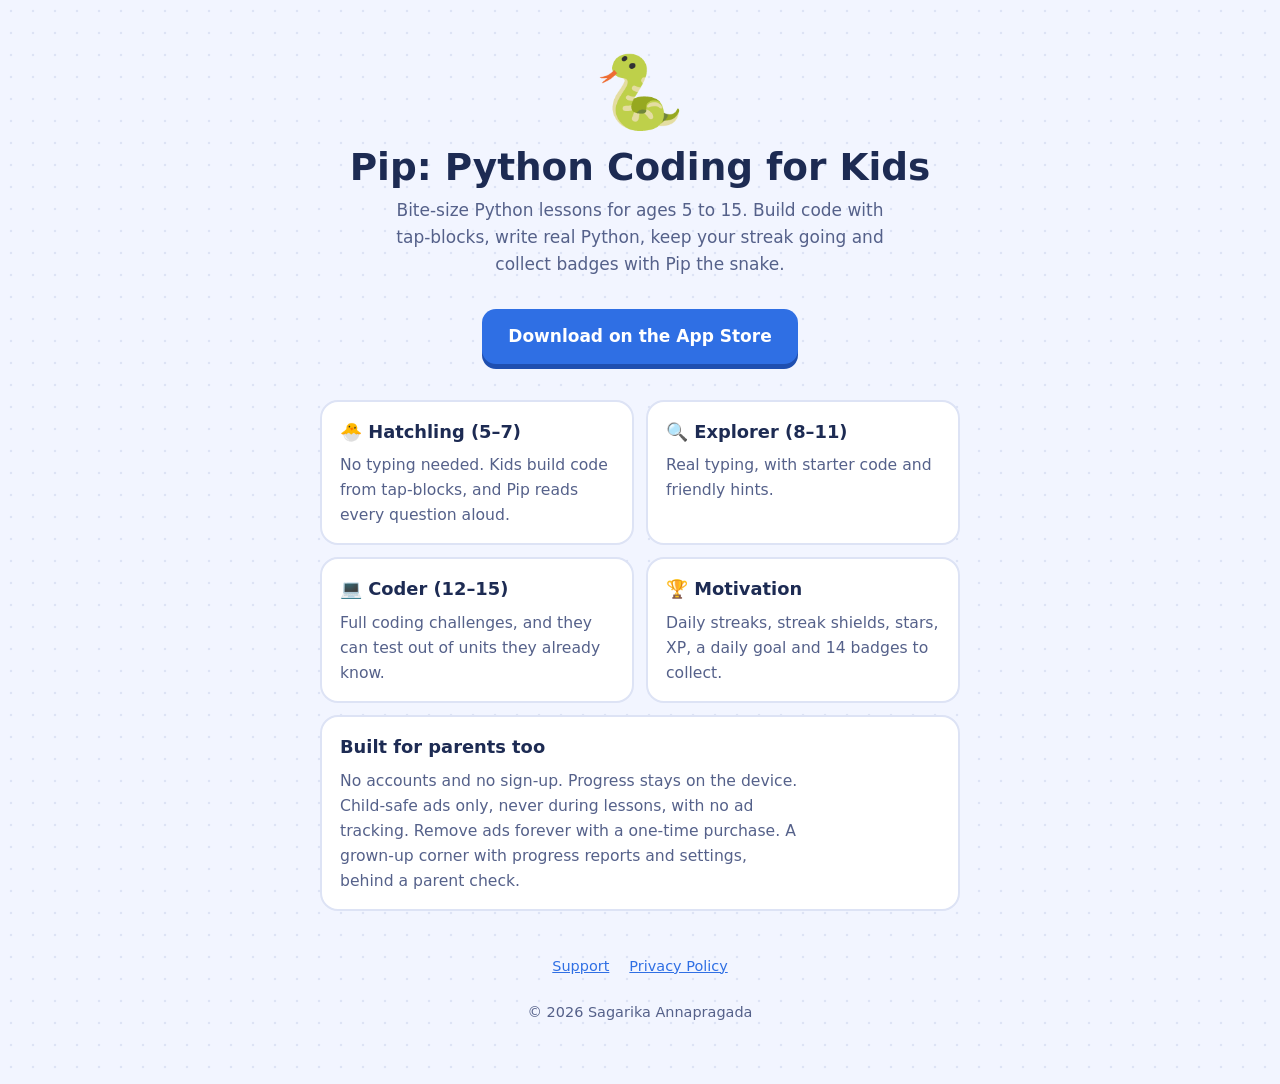
<file: index.html>
<!doctype html>
<html lang="en">
<head>
<meta charset="utf-8">
<meta name="viewport" content="width=device-width, initial-scale=1">
<title>Pip: Python Coding for Kids</title>
<meta name="description" content="Bite-size Python lessons for ages 5 to 15. Build code with tap-blocks, write real Python, keep your streak going and collect badges with Pip the snake.">
<style>
  :root{--ink:#1d2b53;--ink2:#55618a;--paper:#f2f5ff;--card:#fff;--line:#dde3f5;--blue:#2f6fe4;--blue-d:#1f4fb0;--green:#2fae5f}
  @media (prefers-color-scheme:dark){:root{--ink:#eef1ff;--ink2:#a9b3d6;--paper:#0f1630;--card:#19234a;--line:#2b3768}}
  body{margin:0;background:var(--paper);color:var(--ink);font:17px/1.6 Verdana,system-ui,sans-serif;
    background-image:radial-gradient(var(--line) 1.4px,transparent 1.6px);background-size:22px 22px}
  main{max-width:640px;margin:0 auto;padding:56px 16px 60px;text-align:center}
  .pip{font-size:72px;line-height:1}
  h1{font-family:"Trebuchet MS",system-ui,sans-serif;font-size:2.2em;line-height:1.15;margin:18px 0 8px}
  p{color:var(--ink2);max-width:46ch;margin:0 auto 14px}
  .btn{display:inline-block;margin:16px 6px 0;background:var(--blue);color:#fff;text-decoration:none;font-weight:700;padding:14px 26px;border-radius:14px;box-shadow:0 5px 0 var(--blue-d)}
  .btn.ghost{background:var(--card);color:var(--ink);box-shadow:0 5px 0 var(--line);border:2px solid var(--line)}
  .grid{display:grid;grid-template-columns:1fr 1fr;gap:12px;margin-top:36px;text-align:left}
  .card{background:var(--card);border:2px solid var(--line);border-radius:18px;padding:16px 18px}
  .card h2{font-size:1.05em;margin:0 0 6px}
  .card p{font-size:.92em;margin:0}
  footer{margin-top:44px;font-size:.85em;color:var(--ink2)}
  footer a{color:var(--blue);margin:0 10px}
  @media (max-width:520px){.grid{grid-template-columns:1fr}}
</style>
</head>
<body>
<main>
  <div class="pip">🐍</div>
  <h1>Pip: Python Coding for Kids</h1>
  <p>Bite-size Python lessons for ages 5 to 15. Build code with tap-blocks, write real Python, keep your streak going and collect badges with Pip the snake.</p>
  <a class="btn" href="https://apps.apple.com/app/id6821285642">Download on the App Store</a>
  <div class="grid">
    <div class="card"><h2>🐣 Hatchling (5–7)</h2><p>No typing needed. Kids build code from tap-blocks, and Pip reads every question aloud.</p></div>
    <div class="card"><h2>🔍 Explorer (8–11)</h2><p>Real typing, with starter code and friendly hints.</p></div>
    <div class="card"><h2>💻 Coder (12–15)</h2><p>Full coding challenges, and they can test out of units they already know.</p></div>
    <div class="card"><h2>🏆 Motivation</h2><p>Daily streaks, streak shields, stars, XP, a daily goal and 14 badges to collect.</p></div>
  </div>
  <div class="card" style="margin-top:12px;text-align:left">
    <h2>Built for parents too</h2>
    <p>No accounts and no sign-up. Progress stays on the device. Child-safe ads only, never during lessons, with no ad tracking. Remove ads forever with a one-time purchase. A grown-up corner with progress reports and settings, behind a parent check.</p>
  </div>
  <footer><a href="support.html">Support</a><a href="privacy.html">Privacy Policy</a><br><br>© 2026 Sagarika Annapragada</footer>
</main>
</body>
</html>
</file>
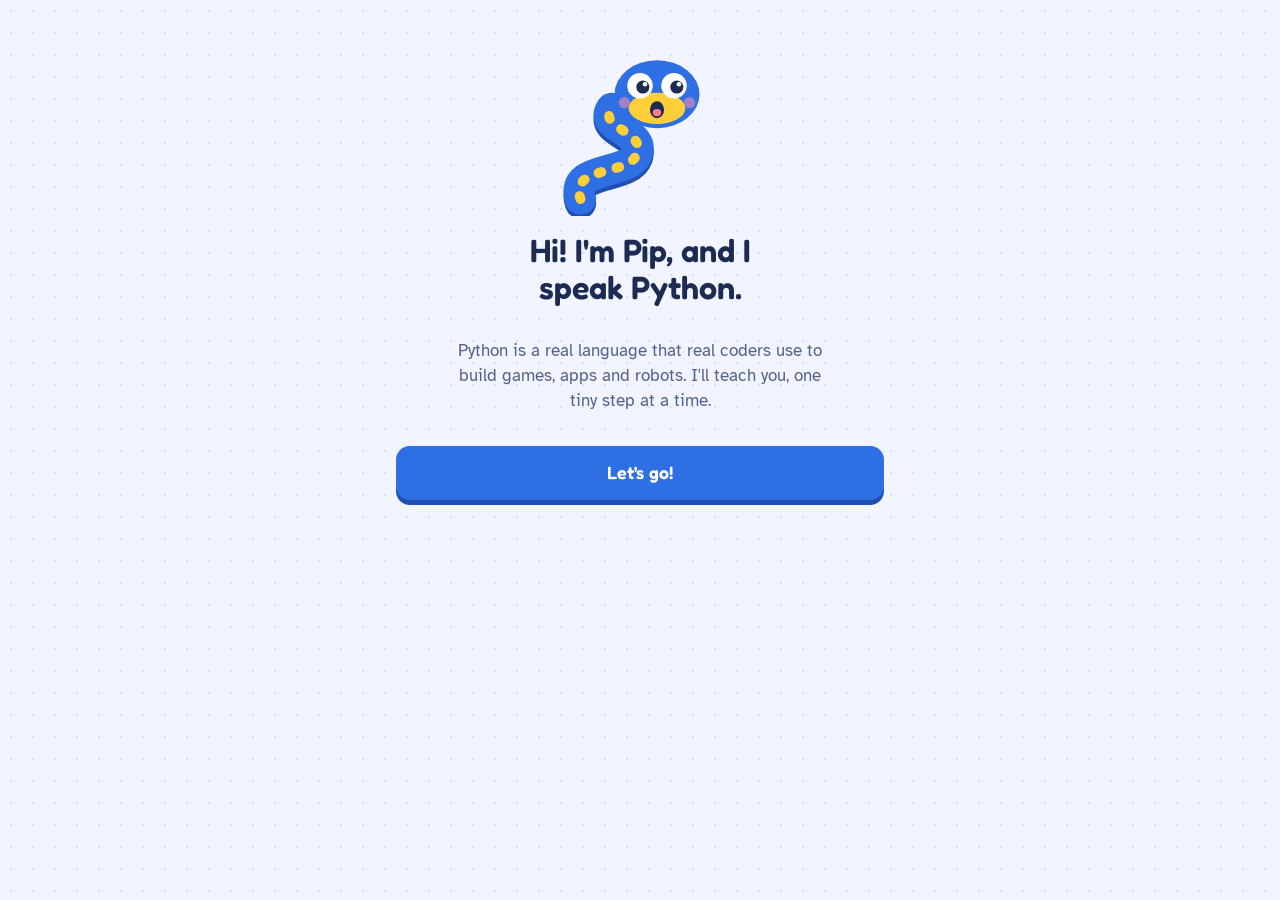
<file: play/index.html>
<!doctype html>
<html lang="en">
<head>
<meta charset="utf-8">
<meta name="viewport" content="width=device-width, initial-scale=1, viewport-fit=cover, user-scalable=no">
<meta name="format-detection" content="telephone=no">
<title>Pip's Code Quest</title>
<meta name="theme-color" content="#2f6fe4">
<link rel="stylesheet" href="fonts/fonts.css">
<link rel="stylesheet" href="style.css">
</head>
<body>
<div id="app"></div>
<script src="native.js"></script>
<script src="content.js"></script>
<script src="app.js"></script>
</body>
</html>
</file>
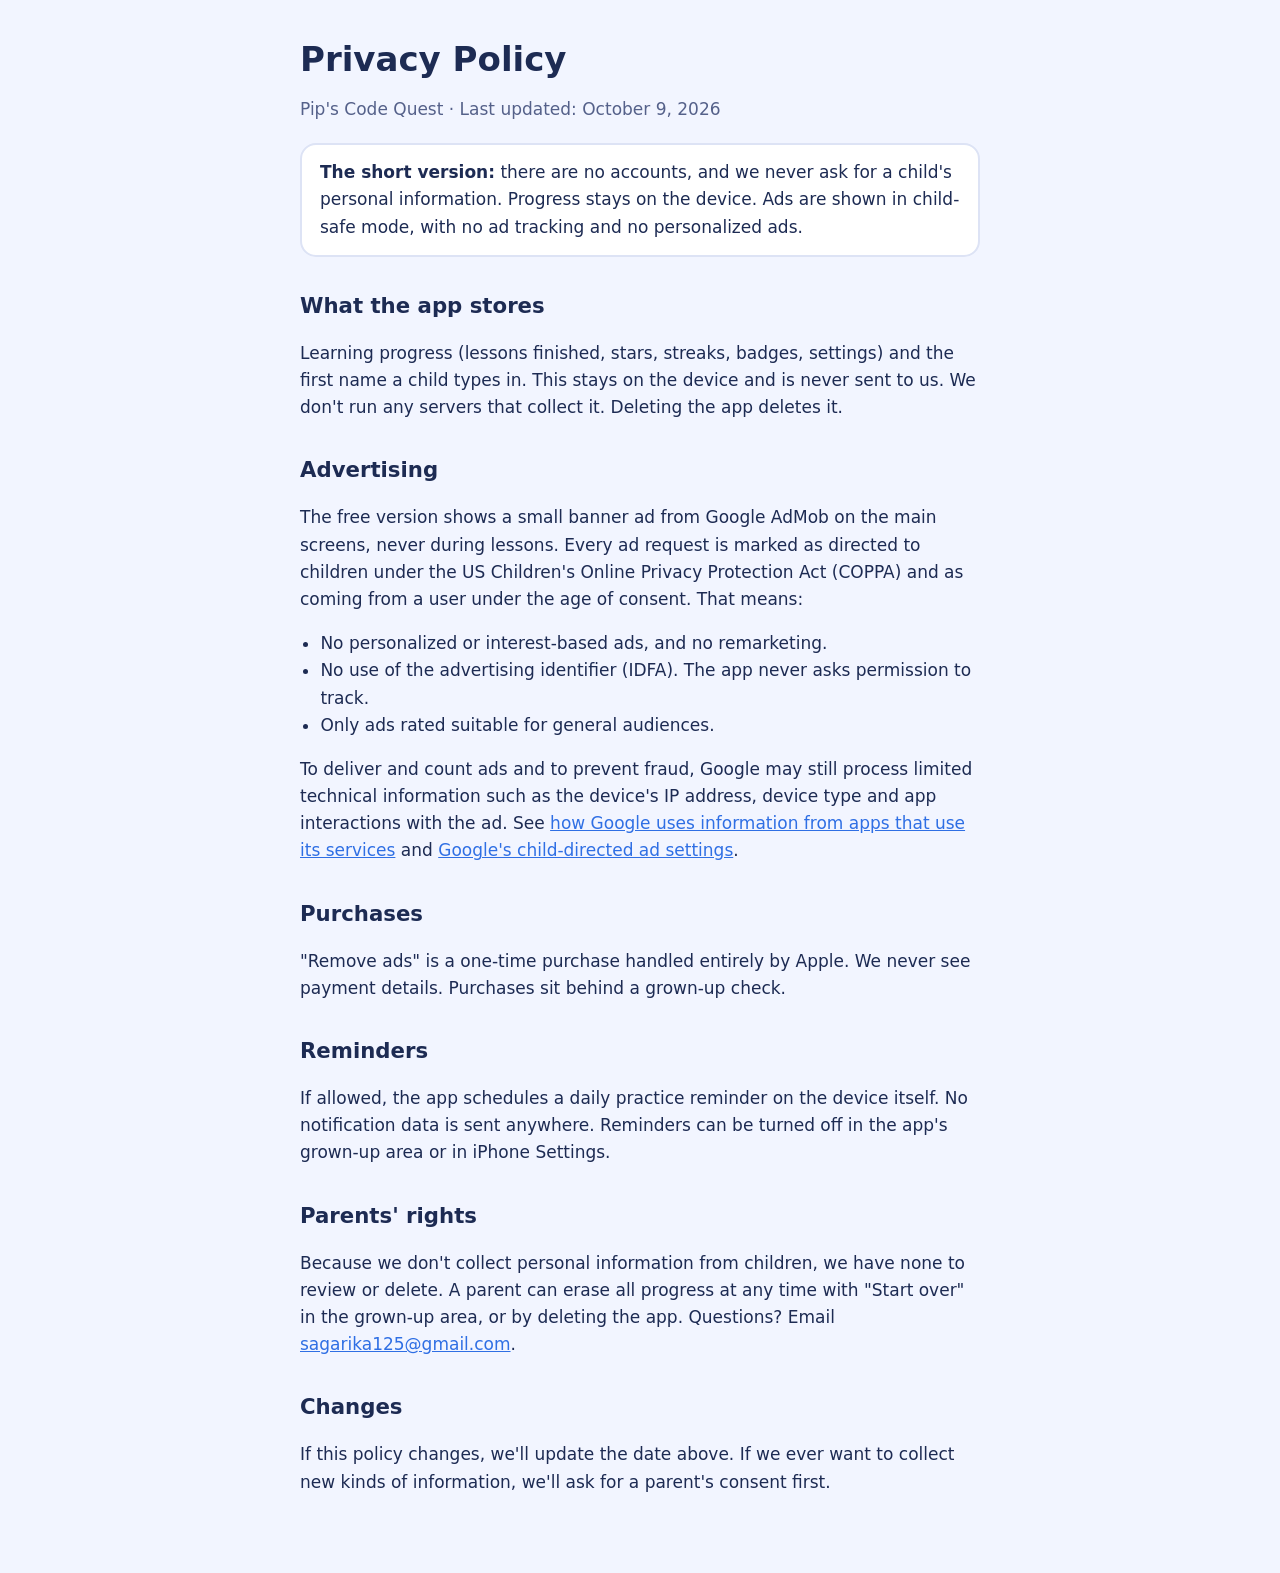
<file: privacy.html>
<!doctype html>
<html lang="en">
<head>
<meta charset="utf-8">
<meta name="viewport" content="width=device-width, initial-scale=1">
<title>Privacy Policy · Pip's Code Quest</title>
<style>
  :root{--ink:#1d2b53;--ink2:#55618a;--paper:#f2f5ff;--card:#fff;--line:#dde3f5;--blue:#2f6fe4}
  @media (prefers-color-scheme:dark){:root{--ink:#eef1ff;--ink2:#a9b3d6;--paper:#0f1630;--card:#19234a;--line:#2b3768;--blue:#7ea7ff}}
  body{margin:0;background:var(--paper);color:var(--ink);font:17px/1.6 "Atkinson Hyperlegible",Verdana,system-ui,sans-serif}
  main{max-width:680px;margin:0 auto;padding:40px 16px 60px}
  h1{font-family:"Fredoka","Trebuchet MS",system-ui,sans-serif;font-weight:600;font-size:2em;line-height:1.15;margin:0 0 4px}
  h2{font-family:"Fredoka","Trebuchet MS",system-ui,sans-serif;font-weight:600;font-size:1.25em;margin:32px 0 6px}
  .muted{color:var(--ink2)}
  .box{background:var(--card);border:2px solid var(--line);border-radius:16px;padding:14px 18px;margin:20px 0}
  a{color:var(--blue)}
  ul{padding-left:1.2em}
</style>
</head>
<body>
<main>
  <h1>Privacy Policy</h1>
  <p class="muted">Pip's Code Quest · Last updated: October 9, 2026</p>

  <div class="box"><b>The short version:</b> there are no accounts, and we never ask for a child's personal information. Progress stays on the device. Ads are shown in child-safe mode, with no ad tracking and no personalized ads.</div>

  <h2>What the app stores</h2>
  <p>Learning progress (lessons finished, stars, streaks, badges, settings) and the first name a child types in. This stays on the device and is never sent to us. We don't run any servers that collect it. Deleting the app deletes it.</p>

  <h2>Advertising</h2>
  <p>The free version shows a small banner ad from Google AdMob on the main screens, never during lessons. Every ad request is marked as directed to children under the US Children's Online Privacy Protection Act (COPPA) and as coming from a user under the age of consent. That means:</p>
  <ul>
    <li>No personalized or interest-based ads, and no remarketing.</li>
    <li>No use of the advertising identifier (IDFA). The app never asks permission to track.</li>
    <li>Only ads rated suitable for general audiences.</li>
  </ul>
  <p>To deliver and count ads and to prevent fraud, Google may still process limited technical information such as the device's IP address, device type and app interactions with the ad. See <a href="https://policies.google.com/technologies/partner-sites">how Google uses information from apps that use its services</a> and <a href="https://developers.google.com/admob/ios/targeting">Google's child-directed ad settings</a>.</p>

  <h2>Purchases</h2>
  <p>"Remove ads" is a one-time purchase handled entirely by Apple. We never see payment details. Purchases sit behind a grown-up check.</p>

  <h2>Reminders</h2>
  <p>If allowed, the app schedules a daily practice reminder on the device itself. No notification data is sent anywhere. Reminders can be turned off in the app's grown-up area or in iPhone Settings.</p>

  <h2>Parents' rights</h2>
  <p>Because we don't collect personal information from children, we have none to review or delete. A parent can erase all progress at any time with "Start over" in the grown-up area, or by deleting the app. Questions? Email <a href="mailto:sagarika125@gmail.com">sagarika125@gmail.com</a>.</p>

  <h2>Changes</h2>
  <p>If this policy changes, we'll update the date above. If we ever want to collect new kinds of information, we'll ask for a parent's consent first.</p>
</main>
</body>
</html>
</file>
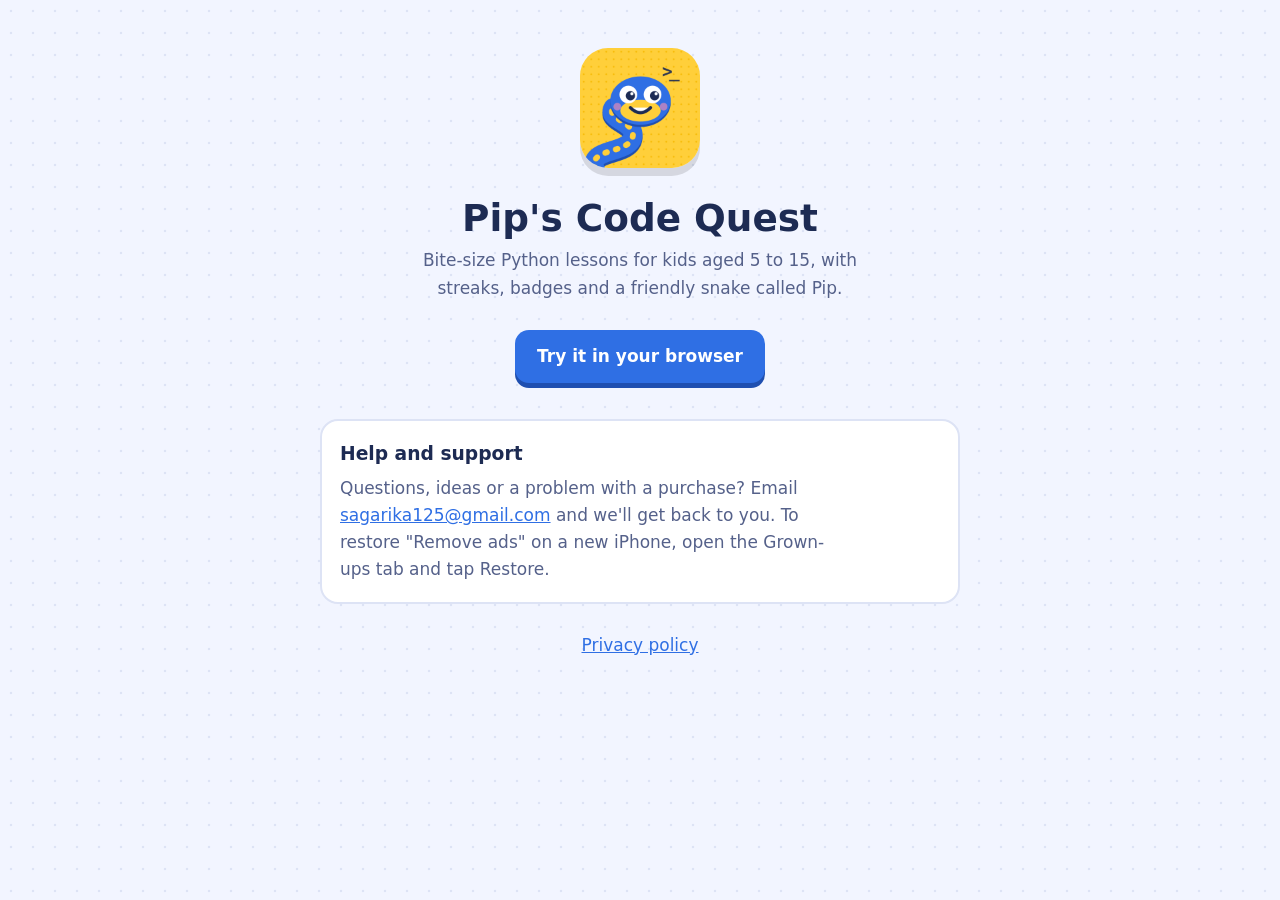
<file: support.html>
<!doctype html>
<html lang="en">
<head>
<meta charset="utf-8">
<meta name="viewport" content="width=device-width, initial-scale=1">
<title>Pip's Code Quest</title>
<link rel="icon" href="icon.png">
<style>
  :root{--ink:#1d2b53;--ink2:#55618a;--paper:#f2f5ff;--card:#fff;--line:#dde3f5;--blue:#2f6fe4;--blue-d:#1f4fb0}
  @media (prefers-color-scheme:dark){:root{--ink:#eef1ff;--ink2:#a9b3d6;--paper:#0f1630;--card:#19234a;--line:#2b3768}}
  body{margin:0;background:var(--paper);color:var(--ink);font:17px/1.6 Verdana,system-ui,sans-serif;
    background-image:radial-gradient(var(--line) 1.4px,transparent 1.6px);background-size:22px 22px}
  main{max-width:640px;margin:0 auto;padding:48px 16px 60px;text-align:center}
  img{width:120px;height:120px;border-radius:28px;box-shadow:0 8px 0 rgba(0,0,0,.12)}
  h1{font-family:"Trebuchet MS",system-ui,sans-serif;font-size:2.2em;line-height:1.1;margin:22px 0 8px}
  p{color:var(--ink2);max-width:46ch;margin:0 auto 14px}
  .btn{display:inline-block;margin:14px 6px 0;background:var(--blue);color:#fff;text-decoration:none;font-weight:700;padding:13px 22px;border-radius:14px;box-shadow:0 5px 0 var(--blue-d)}
  .card{background:var(--card);border:2px solid var(--line);border-radius:18px;padding:18px;margin-top:36px;text-align:left}
  .card h2{font-size:1.1em;margin:0 0 6px}
  a{color:var(--blue)}
</style>
</head>
<body>
<main>
  <img src="icon.png" alt="Pip the snake">
  <h1>Pip's Code Quest</h1>
  <p>Bite-size Python lessons for kids aged 5 to 15, with streaks, badges and a friendly snake called Pip.</p>
  <a class="btn" href="play/">Try it in your browser</a>
  <div class="card">
    <h2>Help and support</h2>
    <p style="margin:0;text-align:left">Questions, ideas or a problem with a purchase? Email <a href="mailto:sagarika125@gmail.com">sagarika125@gmail.com</a> and we'll get back to you. To restore "Remove ads" on a new iPhone, open the Grown-ups tab and tap Restore.</p>
  </div>
  <p style="margin-top:28px"><a href="privacy.html">Privacy policy</a></p>
</main>
</body>
</html>
</file>
<file: play/fonts/fonts.css>
@font-face{font-family:"Fredoka";font-style:normal;font-weight:500;font-display:swap;src:url(fredoka-latin-500-normal.woff2) format("woff2")}
@font-face{font-family:"Fredoka";font-style:normal;font-weight:600;font-display:swap;src:url(fredoka-latin-600-normal.woff2) format("woff2")}
@font-face{font-family:"Fredoka";font-style:normal;font-weight:700;font-display:swap;src:url(fredoka-latin-700-normal.woff2) format("woff2")}
@font-face{font-family:"Atkinson Hyperlegible";font-style:normal;font-weight:400;font-display:swap;src:url(atkinson-hyperlegible-latin-400-normal.woff2) format("woff2")}
@font-face{font-family:"Atkinson Hyperlegible";font-style:normal;font-weight:700;font-display:swap;src:url(atkinson-hyperlegible-latin-700-normal.woff2) format("woff2")}
@font-face{font-family:"JetBrains Mono";font-style:normal;font-weight:400;font-display:swap;src:url(jetbrains-mono-latin-400-normal.woff2) format("woff2")}
@font-face{font-family:"JetBrains Mono";font-style:normal;font-weight:600;font-display:swap;src:url(jetbrains-mono-latin-600-normal.woff2) format("woff2")}
</file>
<file: play/style.css>
:root{
  --ink:#1d2b53; --ink2:#55618a; --paper:#f2f5ff; --card:#ffffff; --line:#dde3f5;
  --blue:#2f6fe4; --blue-d:#1f4fb0; --sun:#ffcf3a; --sun-d:#e0a800;
  --leaf:#1fb36f; --leaf-d:#138a52; --coral:#ff5f57; --coral-d:#cc3b34;
  --lock:#c9d0e3; --lock-d:#a9b2cc; --code-bg:#14204a; --code-ink:#e9eeff;
  --ok-bg:#dcf7e8; --bad-bg:#ffe4e2; --dot:#d6ddf3;
  --radius-l:22px; --radius-m:14px; --radius-s:10px;
  --f-ui:"Fredoka", "Baloo 2", "Trebuchet MS", system-ui, sans-serif;
  --f-read:"Atkinson Hyperlegible", "Verdana", system-ui, sans-serif;
  --f-code:"JetBrains Mono", ui-monospace, "SF Mono", Menlo, Consolas, monospace;
  --scale:1;
  --ad-h:0px;
  box-sizing:border-box;
  padding-top:env(safe-area-inset-top,0px);
  padding-bottom:env(safe-area-inset-bottom,0px);
  color-scheme:light;
}
@media (prefers-color-scheme:dark){
  :root:not([data-theme="light"]){
    --ink:#eef1ff; --ink2:#a9b3d6; --paper:#0f1630; --card:#19234a; --line:#2b3768;
    --lock:#2f3a66; --lock-d:#232c52; --code-bg:#0a1029; --ok-bg:#163d2c; --bad-bg:#47201f; --dot:#1c2650;
    color-scheme:dark;
  }
}
:root[data-theme="dark"]{
  --ink:#eef1ff; --ink2:#a9b3d6; --paper:#0f1630; --card:#19234a; --line:#2b3768;
  --lock:#2f3a66; --lock-d:#232c52; --code-bg:#0a1029; --ok-bg:#163d2c; --bad-bg:#47201f; --dot:#1c2650;
  color-scheme:dark;
}
*,*::before,*::after{box-sizing:border-box}
html{height:100%;scroll-padding-top:env(safe-area-inset-top,0px)}
body{height:100%;margin:0;background:var(--paper);color:var(--ink);font-family:var(--f-read);font-size:calc(17px * var(--scale));line-height:1.45;
  background-image:radial-gradient(var(--dot) 1.4px, transparent 1.6px);background-size:22px 22px;-webkit-tap-highlight-color:transparent}
body.hatch{--scale:1.12}
button{font:inherit;color:inherit;cursor:pointer;-webkit-user-select:none;user-select:none;-webkit-touch-callout:none;touch-action:manipulation}
button:focus-visible,input:focus-visible,textarea:focus-visible,select:focus-visible{outline:3px solid var(--sun);outline-offset:2px}
h1,h2,h3{font-family:var(--f-ui);font-weight:600;margin:0;line-height:1.15}
#app{max-width:520px;margin:0 auto;min-height:100%;display:flex;flex-direction:column;position:relative}
.screen{flex:1;padding:16px 16px calc(150px + var(--ad-h))}
.screen.no-nav{padding-bottom:24px}

/* chunky toy buttons */
.btn{font-family:var(--f-ui);font-weight:600;font-size:1.05em;border:0;border-radius:var(--radius-m);padding:14px 18px;background:var(--blue);color:#fff;
  box-shadow:0 5px 0 var(--blue-d);transition:transform .08s, box-shadow .08s;width:100%;letter-spacing:.2px}
.btn:active:not(:disabled){transform:translateY(4px);box-shadow:0 1px 0 var(--blue-d)}
.btn:disabled{background:var(--lock);box-shadow:0 5px 0 var(--lock-d);color:var(--ink2);cursor:not-allowed}
.btn.sun{background:var(--sun);color:#3a2a00;box-shadow:0 5px 0 var(--sun-d)}
.btn.leaf{background:var(--leaf);box-shadow:0 5px 0 var(--leaf-d)}
.btn.coral{background:var(--coral);box-shadow:0 5px 0 var(--coral-d)}
.btn.ghost{background:var(--card);color:var(--ink);box-shadow:0 4px 0 var(--line);border:2px solid var(--line)}
.btn.small{width:auto;padding:9px 14px;font-size:.92em}
.row{display:flex;gap:10px;align-items:center}
.muted{color:var(--ink2)}
.card{background:var(--card);border:2px solid var(--line);border-radius:var(--radius-l);padding:18px}

/* top status bar */
.topbar{position:sticky;top:env(safe-area-inset-top,0px);z-index:20;background:color-mix(in srgb,var(--paper) 88%,transparent);backdrop-filter:blur(8px);
  display:flex;align-items:center;gap:8px;padding:10px 16px;border-bottom:2px solid var(--line)}
.chip{font-family:var(--f-ui);font-weight:600;display:inline-flex;align-items:center;gap:5px;padding:5px 10px;border-radius:999px;background:var(--card);border:2px solid var(--line);font-size:.95em;white-space:nowrap}
.chip.fire{color:#e8622c}.chip.star{color:var(--sun-d)}
.avatar{font-size:1.5em;line-height:1}
.spacer{flex:1}

/* home hero */
.hello{display:flex;gap:14px;align-items:center;margin:6px 0 14px}
.hello h1{font-size:1.5em}
.goal{position:relative;width:64px;height:64px;flex:none}
.goal svg{transform:rotate(-90deg)}
.goal span{position:absolute;inset:0;display:grid;place-items:center;font-family:var(--f-ui);font-weight:600;font-size:.8em;text-align:center;line-height:1.05}

/* the snake path */
.path{position:relative;margin:0 auto;width:100%;max-width:440px}
.path svg.body{position:absolute;left:50%;top:0;transform:translateX(-50%);pointer-events:none;overflow:visible}
.unit-banner{position:absolute;left:0;right:0;border-radius:var(--radius-l);padding:14px 16px;color:#fff;z-index:2;display:flex;gap:12px;align-items:center;
  box-shadow:0 5px 0 rgba(0,0,0,.18)}
.unit-banner .em{font-size:2em}
.unit-banner h2{font-size:1.2em}
.unit-banner p{margin:2px 0 0;font-size:.9em;opacity:.92}
.unit-banner.soon{background:var(--lock)!important;color:var(--ink2);box-shadow:0 5px 0 var(--lock-d)}
.unit-banner .jump{margin-left:auto;background:rgba(255,255,255,.22);color:#fff;border:2px solid rgba(255,255,255,.5);border-radius:12px;padding:6px 10px;font-family:var(--f-ui);font-weight:600;font-size:.85em;white-space:nowrap}
.node{position:absolute;width:74px;height:70px;margin-left:-37px;margin-top:-35px;border-radius:50%;border:0;z-index:3;font-size:1.7em;display:grid;place-items:center;
  font-family:var(--f-ui);font-weight:700;color:#fff;transition:transform .1s}
.node:active{transform:translateY(4px)}
.node.locked{background:var(--lock);box-shadow:0 6px 0 var(--lock-d);color:var(--ink2);font-size:1.3em}
.node.boss{width:86px;height:80px;margin-left:-43px;margin-top:-40px;font-size:2em}
.node .stars{position:absolute;bottom:-22px;left:50%;transform:translateX(-50%);font-size:.45em;white-space:nowrap;letter-spacing:-1px}
.node.current::after{content:"";position:absolute;inset:-9px;border-radius:50%;border:4px solid var(--sun);animation:ring 1.6s ease-in-out infinite}
@keyframes ring{0%,100%{transform:scale(1);opacity:1}50%{transform:scale(1.08);opacity:.55}}
.start-tag{position:absolute;z-index:4;transform:translate(-50%,-100%);background:var(--card);border:2px solid var(--line);border-radius:12px;padding:4px 10px;
  font-family:var(--f-ui);font-weight:700;color:var(--blue);font-size:.9em;white-space:nowrap;animation:bob 1.6s ease-in-out infinite}
.start-tag::after{content:"";position:absolute;left:50%;bottom:-8px;margin-left:-7px;border:7px solid transparent;border-top-color:var(--line);border-bottom:0}
@keyframes bob{0%,100%{margin-top:0}50%{margin-top:-5px}}
.pip-at{position:absolute;z-index:4;width:64px;height:64px;margin-top:-34px;pointer-events:none}

/* lesson */
.lesson-top{display:flex;align-items:center;gap:12px;padding:14px 16px}
.x{background:none;border:0;font-size:1.6em;color:var(--ink2);padding:0 4px;line-height:1}
.bar{flex:1;height:16px;background:var(--line);border-radius:999px;overflow:hidden}
.bar i{display:block;height:100%;background:var(--leaf);border-radius:999px;transition:width .35s ease;box-shadow:inset 0 -4px 0 rgba(0,0,0,.12)}
.ex{padding:4px 16px 200px}
.ex .kind{font-family:var(--f-ui);font-weight:600;color:var(--blue);font-size:.95em;margin-bottom:6px;display:flex;align-items:center;gap:8px}
.ex h2{font-size:1.35em;margin-bottom:14px}
.speak{border:2px solid var(--line);background:var(--card);border-radius:12px;padding:4px 9px;font-size:1em}
pre.code{font-family:var(--f-code);background:var(--code-bg);color:var(--code-ink);border-radius:var(--radius-m);padding:14px 16px;margin:0 0 14px;font-size:.88em;line-height:1.55;overflow-x:auto;white-space:pre}
.code .kw{color:#ff9bd2}.code .st{color:#ffd76a}.code .nu{color:#8ef0c0}.code .fn{color:#7cc4ff}.code .cm{color:#8590b8}
.out{font-family:var(--f-code);background:var(--card);border:2px dashed var(--line);border-radius:var(--radius-m);padding:12px 14px;white-space:pre-wrap;font-size:.88em;min-height:46px}
.out.err{border-color:var(--coral);color:var(--coral-d)}
.opts{display:grid;gap:10px}
.opt{text-align:left;background:var(--card);border:2px solid var(--line);border-radius:var(--radius-m);padding:13px 15px;box-shadow:0 4px 0 var(--line);font-size:1em}
.opt.code-like{font-family:var(--f-code);font-size:.92em;white-space:pre}
.opt.sel{border-color:var(--blue);background:color-mix(in srgb,var(--blue) 12%,var(--card));box-shadow:0 4px 0 var(--blue)}
.opt.right{border-color:var(--leaf);background:var(--ok-bg);box-shadow:0 4px 0 var(--leaf)}
.opt.wrong{border-color:var(--coral);background:var(--bad-bg);box-shadow:0 4px 0 var(--coral)}
.answer-line{min-height:62px;border-bottom:3px solid var(--line);display:flex;flex-wrap:wrap;gap:8px;padding:8px 0;margin-bottom:10px;align-content:flex-start}
.bank{display:flex;flex-wrap:wrap;gap:8px;justify-content:center;margin-top:16px}
.tok{font-family:var(--f-code);font-weight:600;font-size:1.05em;background:var(--card);border:2px solid var(--line);border-radius:12px;padding:9px 13px;box-shadow:0 4px 0 var(--line);min-width:44px}
.tok.used{visibility:hidden}
.preview{font-family:var(--f-code);color:var(--ink2);font-size:.9em;min-height:1.4em;margin-top:4px}
.bugline{display:block;width:100%;text-align:left;font-family:var(--f-code);background:var(--code-bg);color:var(--code-ink);border:3px solid transparent;border-radius:10px;padding:9px 12px;margin-bottom:6px;white-space:pre;font-size:.9em}
.bugline .ln{color:#8590b8;margin-right:12px}
.bugline.sel{border-color:var(--sun)}.bugline.right{border-color:var(--leaf)}.bugline.wrong{border-color:var(--coral)}
.editor{width:100%;min-height:150px;resize:vertical;font-family:var(--f-code);font-size:16px;line-height:1.55;background:var(--code-bg);color:var(--code-ink);border:3px solid var(--line);border-radius:var(--radius-m);padding:12px 14px;tab-size:4;caret-color:var(--sun)}
.keys{display:flex;gap:6px;overflow-x:auto;padding:8px 0 4px;scrollbar-width:none}
.keys button{flex:none;font-family:var(--f-code);font-size:.9em;background:var(--card);border:2px solid var(--line);border-radius:10px;padding:7px 10px;box-shadow:0 3px 0 var(--line)}
.learn-card{background:var(--card);border:2px solid var(--line);border-radius:var(--radius-l);padding:16px}
.learn-card p{margin:0 0 14px;max-width:62ch}
.tip{display:flex;gap:10px;align-items:flex-start}
.tip .pip-mini{width:58px;flex:none}

/* feedback footer */
.foot{position:fixed;left:0;right:0;bottom:0;z-index:30;padding:16px 16px calc(16px + env(safe-area-inset-bottom,0px));background:var(--paper);border-top:2px solid var(--line)}
.foot-in{max-width:520px;margin:0 auto}
.foot.ok{background:var(--ok-bg);border-color:transparent}
.foot.bad{background:var(--bad-bg);border-color:transparent}
.verdict{font-family:var(--f-ui);font-weight:700;font-size:1.3em;margin-bottom:4px}
.foot.ok .verdict{color:var(--leaf-d)}.foot.bad .verdict{color:var(--coral-d)}
.foot .why{margin:0 0 12px;font-size:.98em}
.foot .why code{font-family:var(--f-code);background:rgba(0,0,0,.07);padding:1px 6px;border-radius:6px;white-space:pre-wrap}
.foot .row .btn{flex:1}

/* bottom nav + ad */
.nav{position:fixed;left:0;right:0;bottom:0;z-index:25;background:var(--card);border-top:2px solid var(--line);padding-bottom:calc(env(safe-area-inset-bottom,0px) + var(--ad-h))}
.nav-in{max-width:520px;margin:0 auto;display:flex}
.nav button{flex:1;background:none;border:0;padding:8px 0 9px;display:flex;flex-direction:column;align-items:center;gap:1px;font-family:var(--f-ui);font-size:.72em;color:var(--ink2);font-weight:600}
.nav button b{font-size:1.75em;line-height:1.2;filter:grayscale(.6);opacity:.75}
.nav button.on{color:var(--blue)}.nav button.on b{filter:none;opacity:1}
.ad{max-width:520px;margin:0 auto;height:50px;display:flex;align-items:center;gap:10px;padding:0 12px;background:repeating-linear-gradient(45deg,var(--card),var(--card) 10px,var(--paper) 10px,var(--paper) 20px);border-top:2px solid var(--line);font-size:.8em;color:var(--ink2)}
.ad b{font-family:var(--f-ui);border:1.5px solid var(--ink2);border-radius:5px;padding:0 5px;font-size:.85em}
.ad button{margin-left:auto;background:none;border:0;color:var(--blue);font-weight:700;font-family:var(--f-ui);text-decoration:underline}

/* misc screens */
.section-title{font-size:1.4em;margin:6px 0 4px}
.sub{margin:0 0 16px}
.grid-badges{display:grid;grid-template-columns:repeat(auto-fill,minmax(140px,1fr));gap:12px}
.badge{background:var(--card);border:2px solid var(--line);border-radius:var(--radius-l);padding:14px 10px;text-align:center}
.badge .em{font-size:2.4em;line-height:1.1}
.badge h3{font-size:1em;margin:6px 0 2px}
.badge p{margin:0;font-size:.8em;color:var(--ink2)}
.badge.off .em{filter:grayscale(1);opacity:.35}
.badge.off h3{color:var(--ink2)}
.skillrow{display:grid;grid-template-columns:2em 1fr 3.2em;gap:10px;align-items:center;margin:9px 0}
.skillrow .meter{height:12px;background:var(--line);border-radius:999px;overflow:hidden}
.skillrow .meter i{display:block;height:100%;border-radius:999px}
.pg-out{margin-top:12px}
.stat-grid{display:grid;grid-template-columns:repeat(2,1fr);gap:10px;margin:12px 0}
.stat{background:var(--card);border:2px solid var(--line);border-radius:var(--radius-m);padding:12px}
.stat b{display:block;font-family:var(--f-ui);font-size:1.6em}
.stat span{font-size:.85em;color:var(--ink2)}
.setting{display:flex;align-items:center;justify-content:space-between;gap:10px;padding:12px 0;border-bottom:2px solid var(--line)}
.setting:last-child{border-bottom:0}
.toggle{width:54px;height:32px;border-radius:999px;background:var(--lock);border:0;position:relative;flex:none}
.toggle::after{content:"";position:absolute;top:4px;left:4px;width:24px;height:24px;border-radius:50%;background:#fff;transition:left .15s}
.toggle.on{background:var(--leaf)}.toggle.on::after{left:26px}
select,input[type=text],input[type=number]{font:inherit;color:var(--ink);background:var(--card);border:2px solid var(--line);border-radius:12px;padding:10px 12px}

/* onboarding */
.onb{display:flex;flex-direction:column;align-items:center;text-align:center;gap:16px;padding-top:30px}
.onb h1{font-size:1.9em;max-width:16ch}
.onb .pip-big{width:170px}
.avatars,.ages{display:grid;grid-template-columns:repeat(4,1fr);gap:10px;width:100%}
.avatars button{font-size:2em;background:var(--card);border:2px solid var(--line);border-radius:var(--radius-m);padding:10px 0;box-shadow:0 4px 0 var(--line)}
.avatars button.sel,.ages button.sel{border-color:var(--blue);box-shadow:0 4px 0 var(--blue)}
.ages button{font-family:var(--f-ui);font-weight:700;font-size:1.4em;background:var(--card);border:2px solid var(--line);border-radius:var(--radius-m);padding:12px 0;box-shadow:0 4px 0 var(--line)}
.track-note{background:var(--card);border:2px solid var(--line);border-radius:var(--radius-m);padding:12px 14px;text-align:left;width:100%}

/* done screen */
.done{display:flex;flex-direction:column;align-items:center;text-align:center;gap:14px;padding:40px 16px 30px}
.done h1{font-size:2em}
.done .pip-big{width:150px;animation:hop .9s ease-in-out 2}
@keyframes hop{0%,100%{transform:translateY(0)}40%{transform:translateY(-22px) rotate(-6deg)}}
.big-stars{font-size:2.6em;letter-spacing:4px}
.done-stats{display:grid;grid-template-columns:repeat(3,1fr);gap:10px;width:100%}
.new-badge{display:flex;gap:12px;align-items:center;background:var(--card);border:2px solid var(--sun);border-radius:var(--radius-m);padding:10px 14px;width:100%;text-align:left}
.new-badge .em{font-size:2em}

/* modal */
.modal-bg{position:fixed;inset:0;z-index:50;background:rgba(10,16,40,.55);display:grid;place-items:center;padding:20px}
.modal{background:var(--card);border-radius:var(--radius-l);padding:22px;max-width:380px;width:100%;border:2px solid var(--line)}
.modal h2{font-size:1.3em;margin-bottom:8px}
.modal input{width:100%;margin:10px 0 14px;font-size:1.3em;text-align:center}
.toast{position:fixed;left:50%;top:calc(14px + env(safe-area-inset-top,0px));transform:translateX(-50%);z-index:60;background:var(--ink);color:var(--paper);font-family:var(--f-ui);font-weight:600;padding:10px 16px;border-radius:14px;max-width:90vw}
canvas#confetti{position:fixed;inset:0;z-index:55;pointer-events:none;width:100%;height:100%}

@media (prefers-reduced-motion:reduce){*{animation:none!important;transition:none!important}}
</file>
